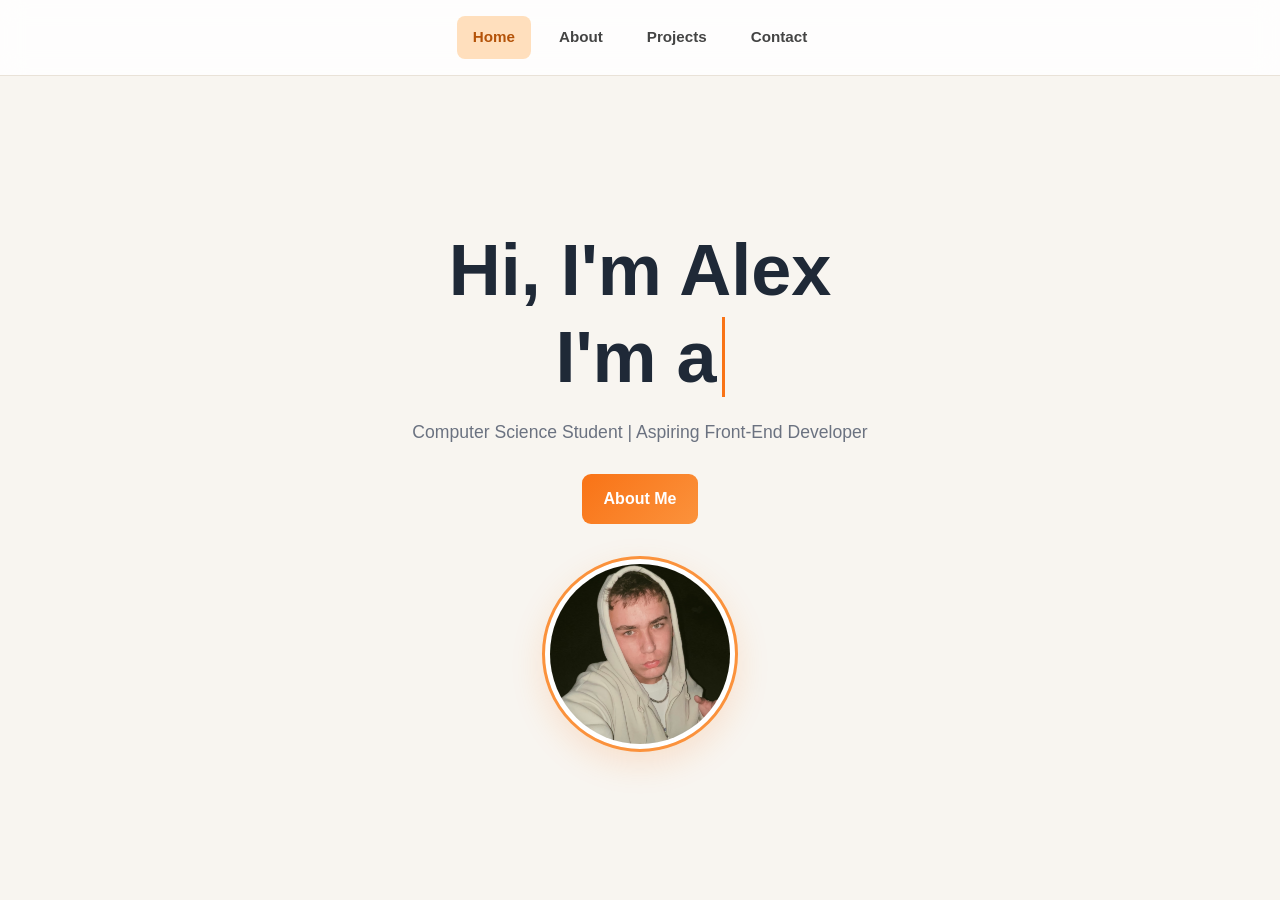
<file: index.html>
<!DOCTYPE html>
<html lang="en">

<head>
    <meta charset="UTF-8">
    <meta name="viewport" content="width=device-width, initial-scale=1.0">
    <meta name="description" content="Alex's personal portfolio website.">
    <title>Home | Alex</title>
    <link rel="stylesheet" href="style.css">
	<link rel="icon" type="image/png" href="favicon.png">
</head>

<body>

    <nav class="navbar">
        <ul class="nav-links">
            <li><a class="active" href="index.html">Home</a></li>
            <li><a href="about.html">About</a></li>
            <li><a href="projects.html">Projects</a></li>
            <li><a href="contact.html">Contact</a></li>
        </ul>
    </nav>

    <main>
        <section class="hero">
            <h1>
                Hi, I'm Alex
                <br>
                I'm a <span id="typing"></span>
            </h1>

            <p>
                Computer Science Student | Aspiring Front-End Developer
            </p>

            <a href="about.html" class="project-btn">About Me</a>

            <img src="images/pfp.jpg"
                 alt="My Photo"
                 class="profile-pic">
        </section>
    </main>

    <script src="script.js"></script>

</body>
</html>
</file>
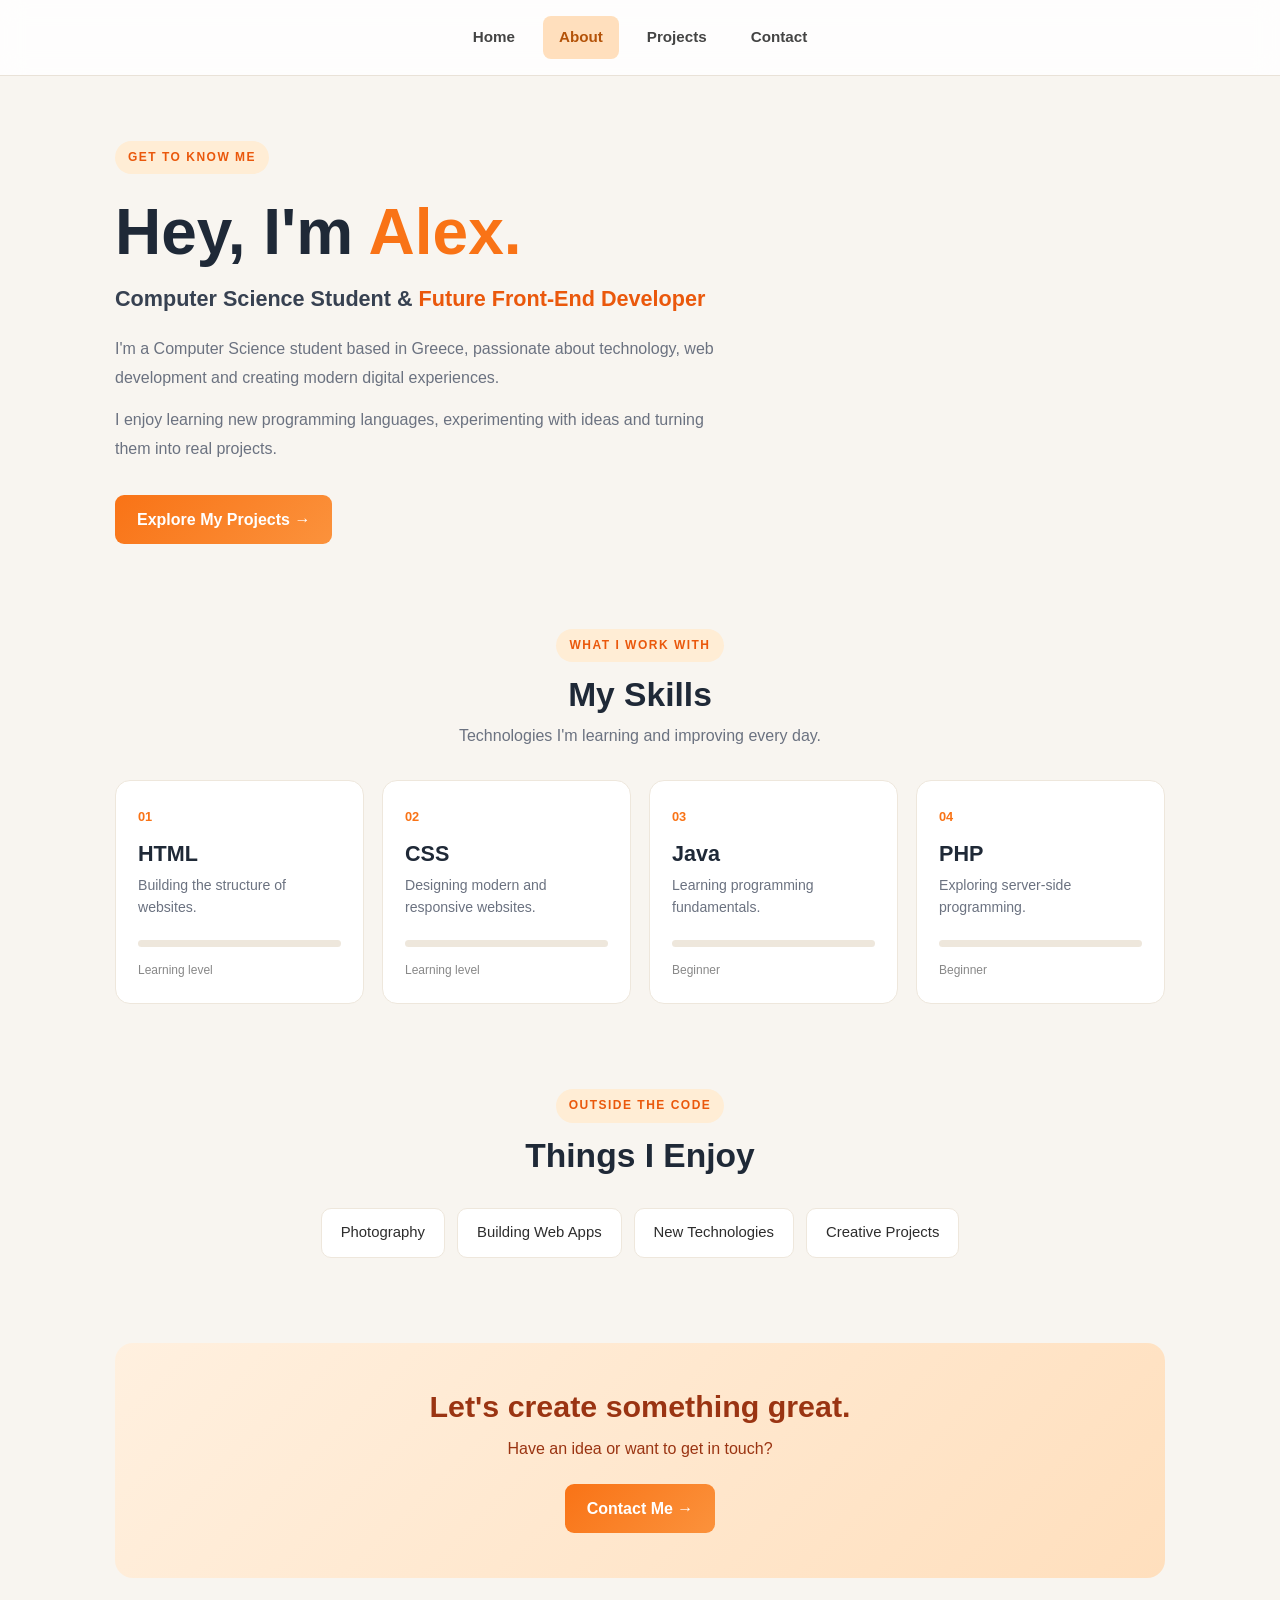
<file: about.html>
<!DOCTYPE html>
<html lang="en">

<head>
    <meta charset="UTF-8">
    <meta name="viewport" content="width=device-width, initial-scale=1.0">
    <meta name="description" content="Learn more about Alex, a Computer Science student and aspiring developer.">
    <title>About Me | Alex</title>
    <link rel="stylesheet" href="style.css">
	<link rel="icon" type="image/png" href="favicon.png">
</head>

<body>

    <nav class="navbar">
        <ul class="nav-links">
            <li><a href="index.html">Home</a></li>
            <li><a href="about.html" class="active">About</a></li>
            <li><a href="projects.html">Projects</a></li>
            <li><a href="contact.html">Contact</a></li>
        </ul>
    </nav>

    <main class="about-page">

        <section class="about-hero">

            <div class="about-intro">
                <span class="about-label">GET TO KNOW ME</span>

                <h1>
                    Hey, I'm <span>Alex.</span>
                </h1>

                <h2>Computer Science Student & 
                    <span>Future Front-End Developer</span>
                </h2>

                <p>
                    I'm a Computer Science student based in Greece,
                    passionate about technology, web development
                    and creating modern digital experiences.
                </p>

                <p>
                    I enjoy learning new programming languages,
                    experimenting with ideas and turning them
                    into real projects.
                </p>

                <a href="projects.html" class="project-btn">
                    Explore My Projects →
                </a>
            </div>

            

        </section>

        <section class="about-skills">

            <div class="section-heading">
                <span class="about-label">WHAT I WORK WITH</span>
                <h2>My Skills</h2>
                <p>Technologies I'm learning and improving every day.</p>
            </div>

            <div class="skill-cards">

                <div class="skill-card">
                    <span class="skill-number">01</span>
                    <h3>HTML</h3>
                    <p>Building the structure of websites.</p>
                    <div class="skill-bar">
                        <div class="skill-progress" data-level="80"></div>
                    </div>
                    <small>Learning level</small>
                </div>

                <div class="skill-card">
                    <span class="skill-number">02</span>
                    <h3>CSS</h3>
                    <p>Designing modern and responsive websites.</p>
                    <div class="skill-bar">
                        <div class="skill-progress" data-level="70"></div>
                    </div>
                    <small>Learning level</small>
                </div>

                <div class="skill-card">
                    <span class="skill-number">03</span>
                    <h3>Java</h3>
                    <p>Learning programming fundamentals.</p>
                    <div class="skill-bar">
                        <div class="skill-progress" data-level="35"></div>
                    </div>
                    <small>Beginner</small>
                </div>

                <div class="skill-card">
                    <span class="skill-number">04</span>
                    <h3>PHP</h3>
                    <p>Exploring server-side programming.</p>
                    <div class="skill-bar">
                        <div class="skill-progress" data-level="30"></div>
                    </div>
                    <small>Beginner</small>
                </div>

            </div>

        </section>

        <section class="about-interests">

            <div class="section-heading">
                <span class="about-label">OUTSIDE THE CODE</span>
                <h2>Things I Enjoy</h2>
            </div>

            <div class="interest-list">
                <span>Photography</span>
                <span>Building Web Apps</span>
                <span>New Technologies</span>
                <span>Creative Projects</span>
            </div>

        </section>

        <section class="about-cta">
            <h2>Let's create something great.</h2>
            <p>Have an idea or want to get in touch?</p>
            <a href="contact.html" class="project-btn">
                Contact Me →
            </a>
        </section>

    </main>

    <script src="script.js"></script>

</body>
</html>
</file>
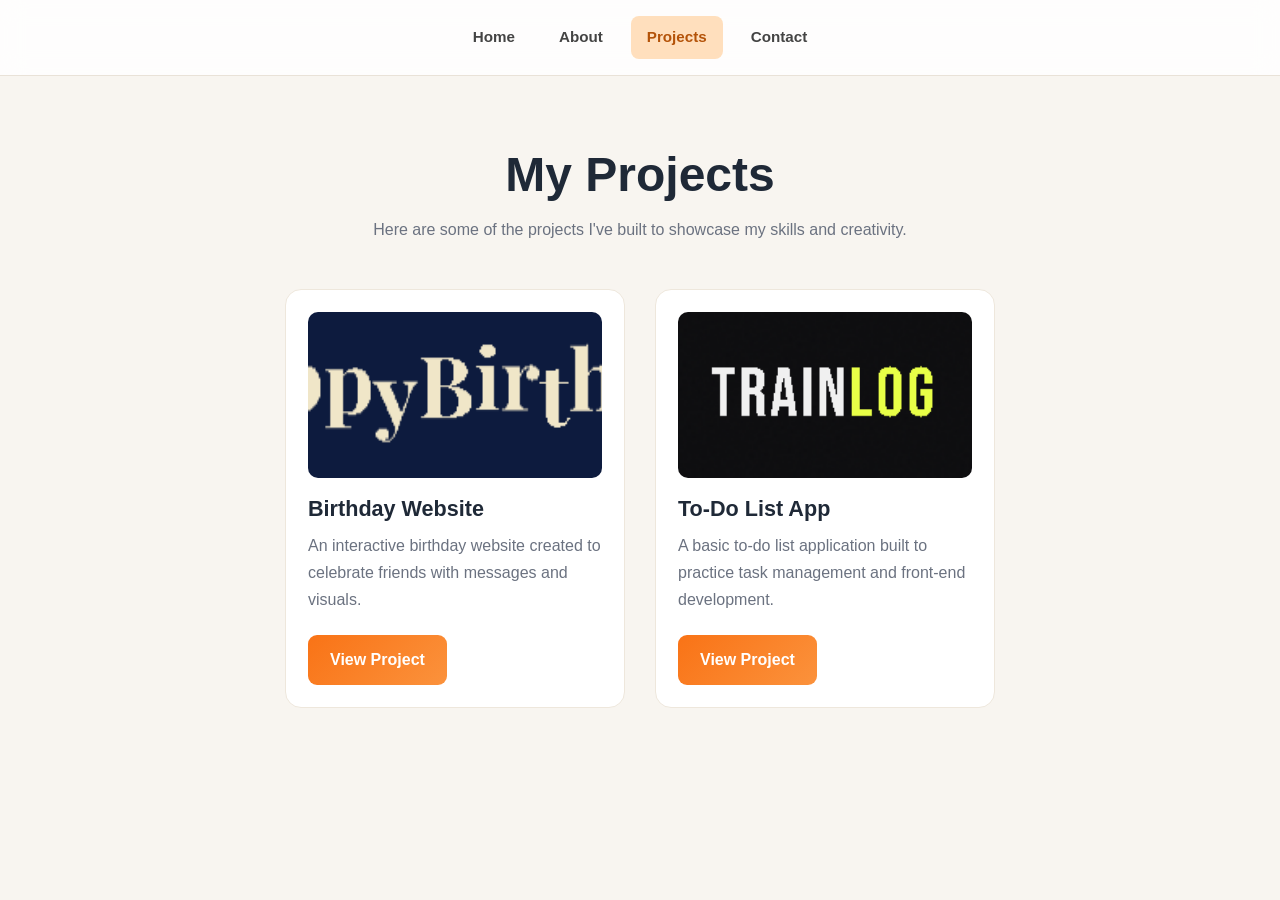
<file: projects.html>
<!DOCTYPE html>
<html lang="en">

<head>
    <meta charset="UTF-8">
    <meta name="viewport" content="width=device-width, initial-scale=1.0">
    <meta name="description" content="Explore Alex's web development projects.">
    <title>Projects | Alex's Portfolio</title>
    <link rel="stylesheet" href="style.css">
	<script src="script.js"></script>
</head>

<body>

    <nav class="navbar">
        <ul class="nav-links">
            <li><a href="index.html">Home</a></li>
            <li><a href="about.html">About</a></li>
            <li><a href="projects.html" class="active">Projects</a></li>
            <li><a href="contact.html">Contact</a></li>
			<link rel="icon" type="image/png" href="favicon.png">
        </ul>
    </nav>

    <main class="projects-main">

        <section class="projects-section">

            <h1>My Projects</h1>

            <p>
                Here are some of the projects I've built
                to showcase my skills and creativity.
            </p>

        

            <div class="projects-container">

                <div class="project-page" data-category="web">

                    <img src="images/birthday.png"
                         alt="Birthday website preview">

                    <h2>Birthday Website</h2>

                    <p>
                        An interactive birthday website
                        created to celebrate friends with
                        messages and visuals.
                    </p>

                    <a href="Birthday/birth.html"
                       class="project-btn"
                       target="_blank"
                       rel="noopener noreferrer">
                        View Project
                    </a>

                </div>

                <div class="project-page" data-category="apps">

                    <img src="images/trainlog.png"
                         alt="To-do list application preview">

                    <h2>To-Do List App</h2>

                    <p>
                        A basic to-do list application
                        built to practice task management
                        and front-end development.
                    </p>

                    <a href="To-do-list/todo.html"
                       class="project-btn"
                       target="_blank"
                       rel="noopener noreferrer">
                        View Project
                    </a>

                </div>

            </div>

        </section>

    </main>

    <script src="script.js"></script>

</body>
</html>
</file>
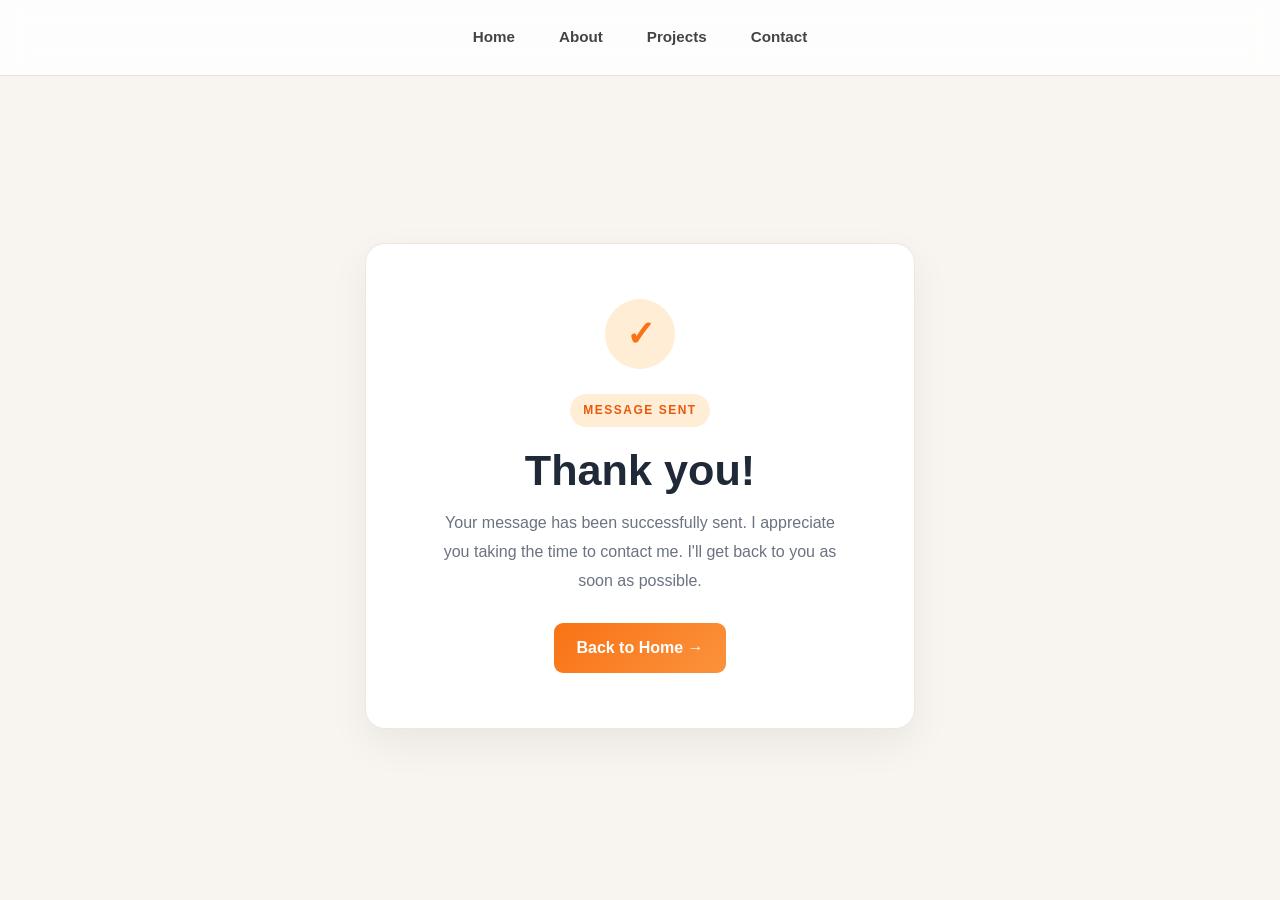
<file: thankyou.html>
<!DOCTYPE html>
<html lang="en">

<head>
    <meta charset="UTF-8">
    <meta name="viewport" content="width=device-width, initial-scale=1.0">
    <title>Message Sent | Alex</title>
    <link rel="stylesheet" href="style.css">
</head>

<body>

    <nav class="navbar">
        <ul class="nav-links">
            <li><a href="index.html">Home</a></li>
            <li><a href="about.html">About</a></li>
            <li><a href="projects.html">Projects</a></li>
            <li><a href="contact.html">Contact</a></li>
        </ul>
    </nav>

    <main class="thankyou-page">
        <div class="thankyou-card">

            <div class="success-icon">✓</div>

            <span class="about-label">MESSAGE SENT</span>

            <h1>Thank you!</h1>

            <p>
                Your message has been successfully sent.
                I appreciate you taking the time to contact me.
                I'll get back to you as soon as possible.
            </p>

            <a href="index.html" class="project-btn">
                Back to Home →
            </a>

        </div>
    </main>

</body>
</html>
</file>
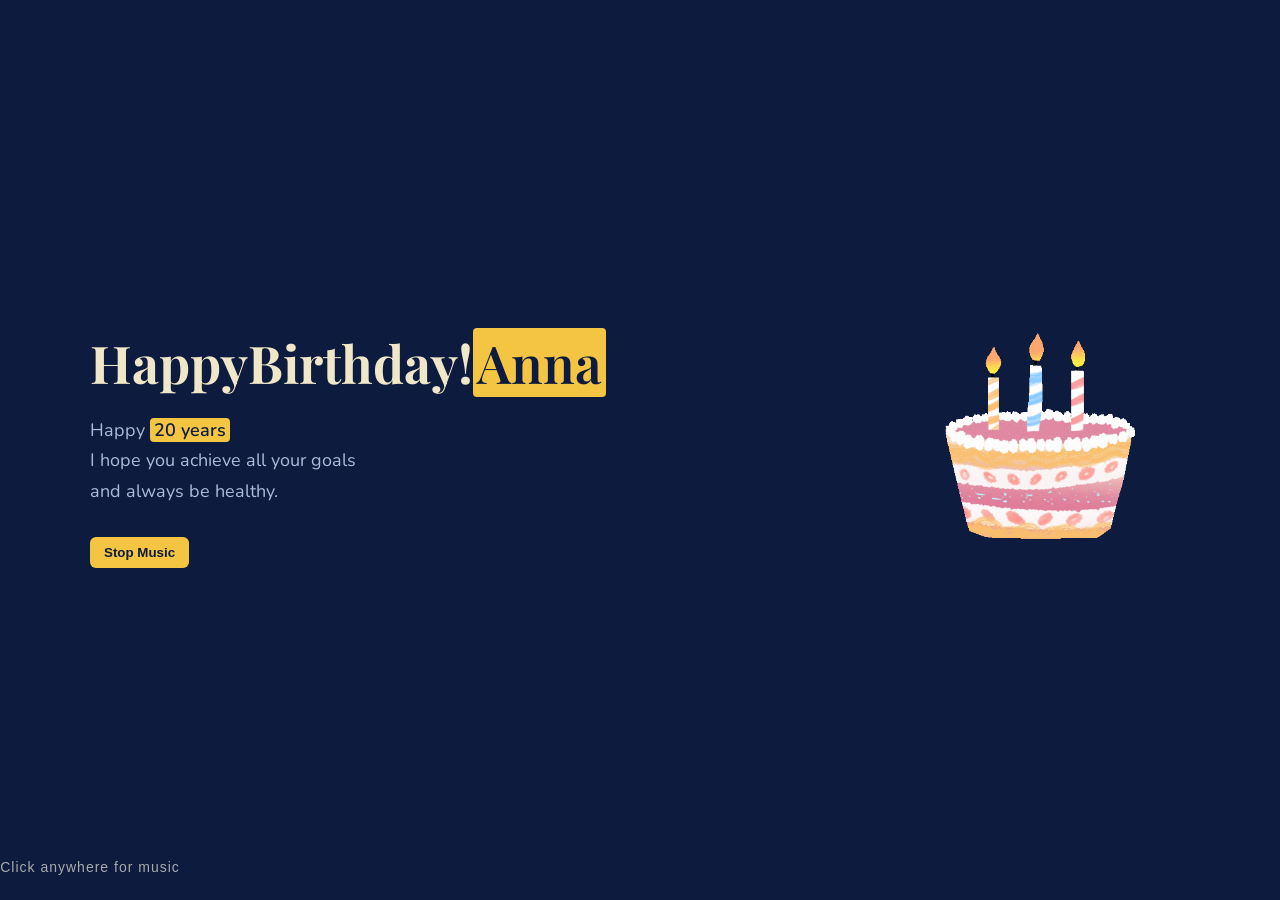
<file: Birthday/birth.html>
<html>
	<head>
	<link rel="stylesheet" href="style.css">
	<title>Happy Birtday</title>
	<link href="https://fonts.googleapis.com/css2?family=Playfair+Display:wght@700&family=Nunito&display=swap" rel="stylesheet">
	</head>
	<body>
		<div class="container">
  <div class="left">
    <h1>Happy Birthday!<mark>Anna</mark></h1>
    <p>Happy <mark>20 years</mark><br>
		I hope you achieve all your goals<br>
		and always be healthy.</p>
		<p id="musicText">Click anywhere for music</p>
	<button id="musicBtn">Stop Music</button>
  </div>
  <div class="right">
    <img src="images/cake.gif" alt="birthday gif">
  </div>
</div>
	
	
<audio id="mySong" src="music.mp3" loop></audio>



<script>
  document.addEventListener('click', function() {
    document.getElementById('mySong').play();
    document.getElementById('musicText').style.display = 'none';
  }, { once: true });
</script>

<canvas id="confettiCanvas"></canvas>

	
	<script>
  const song = document.getElementById('mySong');
  const musicText = document.getElementById('musicText');
  const musicBtn = document.getElementById('musicBtn');

  // play on first click anywhere
  document.addEventListener('click', function () {
    song.play();
    musicText.style.display = 'none';
  }, { once: true });

  // toggle button
  musicBtn.addEventListener('click', function () {
    if (song.paused) {
      song.play();
      musicBtn.textContent = "Stop Music";
    } else {
      song.pause();
      musicBtn.textContent = "Play Music";
    }
  });
</script>
	
	<script src="script.js"></script>
	</body>
</html>
</file>
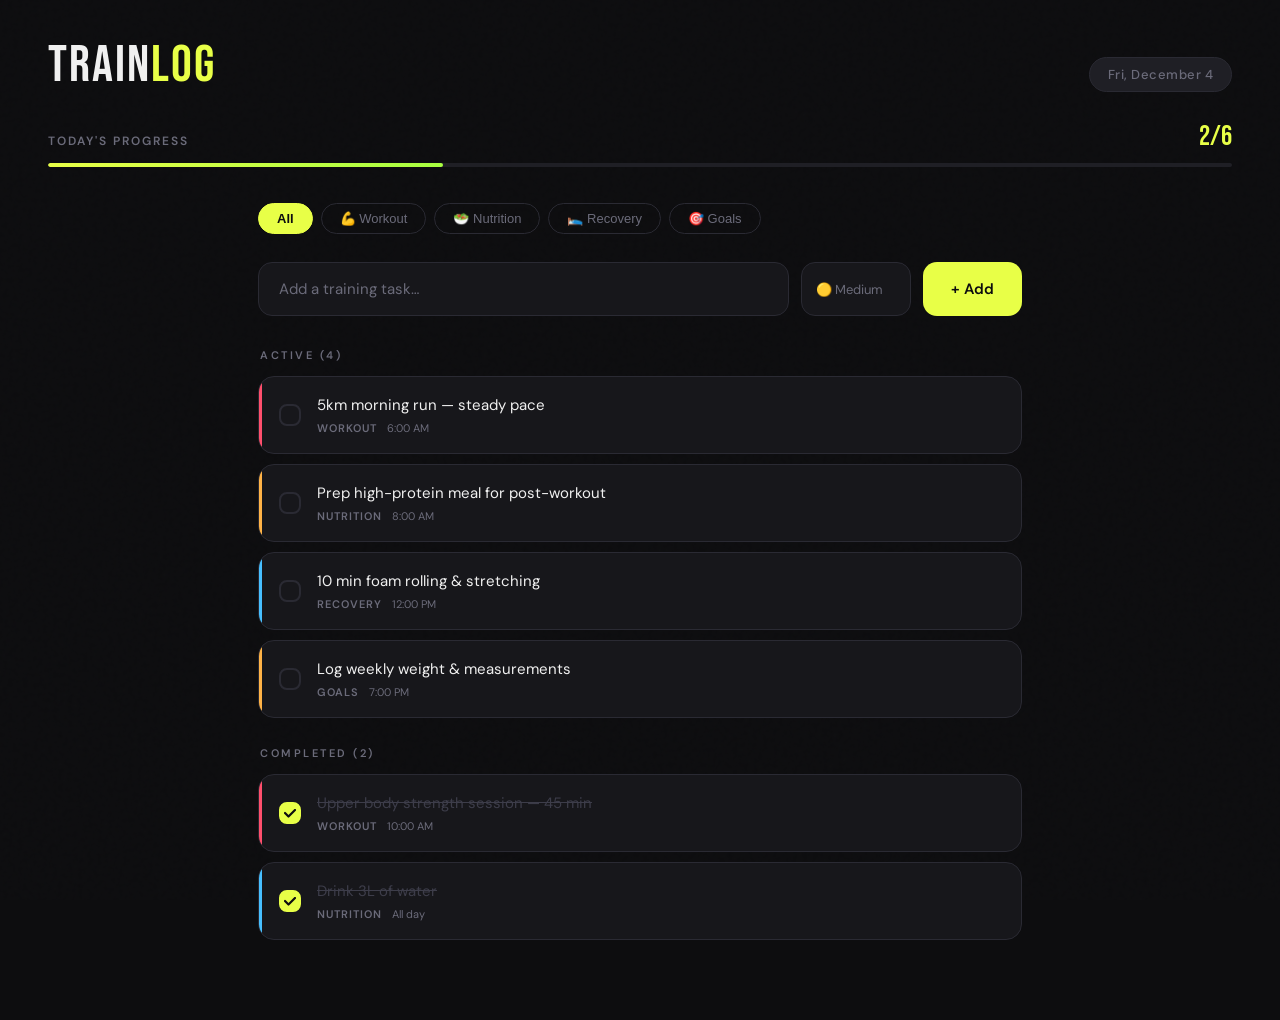
<file: To-do-list/todo.html>
<!DOCTYPE html>
<html lang="en">
<head>
<meta charset="UTF-8">
<meta name="viewport" content="width=device-width, initial-scale=1.0">
<title>TrainLog — Your Daily Grind</title>
<link rel="stylesheet" href="style.css">
<link href="https://fonts.googleapis.com/css2?family=Bebas+Neue&family=DM+Sans:wght@300;400;500;600&display=swap" rel="stylesheet">
</head>
<body>

<header>
<div class="logo">Train<span>Log</span></div>
<div class="date-chip" id="dateChip"></div>
</header>

<div class="progress-area">
<div class="progress-meta">
<span class="progress-label">Today's Progress</span>
<span class="progress-count" id="progressCount">0/0</span>
</div>
<div class="progress-track">
<div class="progress-fill" id="progressFill"></div>
</div>
</div>

<main>
<div class="tabs" id="tabs">
<button class="tab active" data-cat="All">All</button>
<button class="tab" data-cat="Workout">💪 Workout</button>
<button class="tab" data-cat="Nutrition">🥗 Nutrition</button>
<button class="tab" data-cat="Recovery">🛌 Recovery</button>
<button class="tab" data-cat="Goals">🎯 Goals</button>
</div>

<div class="add-area">
<div class="input-wrap">
<input class="task-input" id="taskInput" type="text" placeholder="Add a training task…" />
</div>
<select class="priority-select" id="prioritySelect">
<option value="high">🔴 High</option>
<option value="medium" selected>🟡 Medium</option>
<option value="low">🔵 Low</option>
</select>
<button class="add-btn" id="addBtn">+ Add</button>
</div>

<div id="taskContainer"></div>
</main>
<script src="script.js"></script>
</body>
</html>
</file>
<file: style.css>
/* =========================================
   1. GLOBAL SETTINGS
========================================= */

* {
    margin: 0;
    padding: 0;
    box-sizing: border-box;
}

html {
    scroll-behavior: smooth;
}

body {
    font-family: 'Segoe UI', Tahoma, Geneva, Verdana, sans-serif;
    background: #f8f5f0;
    color: #2d2d2d;
    line-height: 1.6;
    min-height: 100vh;
}

img {
    max-width: 100%;
}

p {
    color: #6b7280;
    margin: 10px 0;
}

h1, h2, h3 {
    color: #1f2937;
    line-height: 1.2;
}

/* =========================================
   2. NAVIGATION
========================================= */

.navbar {
    width: 100%;
    min-height: 76px;
    display: flex;
    align-items: center;
    justify-content: center;
    padding: 15px 24px;
    background: rgba(255, 255, 255, 0.82);
    border-bottom: 1px solid #e9e2d8;
    backdrop-filter: blur(12px);
}

.nav-links {
    display: flex;
    align-items: center;
    justify-content: center;
    flex-wrap: wrap;
    gap: 12px;
    list-style: none;
}

.nav-links a {
    display: inline-block;
    padding: 9px 16px;
    border-radius: 8px;
    color: #444;
    text-decoration: none;
    font-size: 0.95rem;
    font-weight: 600;
    transition: 0.25s ease;
}

.nav-links a:hover {
    color: #c2410c;
    background: #ffedd5;
}

.nav-links a.active {
    color: #b45309;
    background: #ffdfbd;
}

/* =========================================
   3. BUTTONS
========================================= */

.project-btn,
.contact-submit {
    display: inline-block;
    border: none;
    padding: 12px 22px;
    border-radius: 9px;
    background: linear-gradient(135deg, #f97316, #fb923c);
    color: white;
    text-decoration: none;
    font: inherit;
    font-weight: 600;
    cursor: pointer;
    transition: transform 0.25s ease, box-shadow 0.25s ease;
}

.project-btn:hover,
.contact-submit:hover {
    transform: translateY(-3px);
    box-shadow: 0 8px 20px rgba(249, 115, 22, 0.25);
}

/* =========================================
   4. HOME PAGE
========================================= */

.hero {
    width: min(100% - 40px, 1050px);
    min-height: calc(100vh - 76px);
    margin: 0 auto;
    padding: 80px 20px;
    display: flex;
    flex-direction: column;
    align-items: center;
    justify-content: center;
    text-align: center;
    animation: fadeUp 0.7s ease both;
}

.hero h1 {
    font-size: clamp(2.5rem, 6vw, 4.5rem);
    font-weight: 800;
    line-height: 1.2;
    margin-bottom: 18px;
}

.hero h1 span,
#typing {
    color: #f97316;
}

#typing {
    border-right: 3px solid #f97316;
    padding-right: 5px;
}

.hero p {
    max-width: 600px;
    margin: 0 0 28px;
    font-size: 1.1rem;
}

.profile-pic {
    display: block;
    width: 190px;
    height: 190px;
    margin: 35px auto 0;
    object-fit: cover;
    border-radius: 50%;
    border: 5px solid white;
    outline: 3px solid #fb923c;
    box-shadow: 0 12px 35px rgba(249, 115, 22, 0.18);
    transition: transform 0.3s ease;
}

.profile-pic:hover {
    transform: scale(1.05);
}

/* =========================================
   5. ABOUT PAGE
========================================= */

main.about-page {
    width: 100%;
    margin: 0 auto;
    padding: 0 24px;
    text-align: left;
}

/* About introduction */

.about-hero {
    width: 100%;
    max-width: 1050px;
    margin: 65px auto 85px;
    display: grid;
    grid-template-columns: 1fr;
    align-items: center;
    gap: 35px;
}

.about-intro {
    max-width: 720px;
}

.about-label {
    display: inline-block;
    padding: 7px 13px;
    border-radius: 30px;
    background: #ffedd5;
    color: #ea580c;
    font-size: 0.75rem;
    font-weight: 700;
    letter-spacing: 1.5px;
}

.about-intro h1 {
    margin: 20px 0 12px;
    font-size: clamp(2.6rem, 5vw, 4rem);
}

.about-intro h1 span {
    color: #f97316;
}

.about-intro h2 {
    margin-bottom: 20px;
    color: #374151;
    font-size: 1.35rem;
    line-height: 1.5;
}

.about-intro h2 span {
    color: #ea580c;
}

.about-intro p {
    max-width: 620px;
    margin: 13px 0;
    line-height: 1.8;
}

.about-intro .project-btn {
    margin-top: 18px;
}

/* About sections */

.section-heading {
    margin-bottom: 32px;
    text-align: center;
}

.section-heading h2 {
    margin: 13px 0 7px;
    font-size: 2.1rem;
}

.section-heading p {
    margin: 0;
}

.about-skills,
.about-interests {
    width: 100%;
    max-width: 1050px;
    margin: 0 auto 85px;
}

/* Skill cards */

.skill-cards {
    display: grid;
    grid-template-columns: repeat(4, minmax(0, 1fr));
    gap: 18px;
}

.skill-card {
    min-width: 0;
    padding: 22px;
    border: 1px solid #eee7dc;
    border-radius: 15px;
    background: #fff;
    transition: transform 0.25s ease, box-shadow 0.25s ease;
}

.skill-card:hover {
    transform: translateY(-5px);
    box-shadow: 0 12px 28px rgba(0, 0, 0, 0.07);
}

.skill-number {
    color: #f97316;
    font-size: 0.8rem;
    font-weight: 700;
}

.skill-card h3 {
    margin: 12px 0 8px;
    font-size: 1.35rem;
}

.skill-card p {
    min-height: 48px;
    margin: 0 0 17px;
    font-size: 0.88rem;
    line-height: 1.55;
}

.skill-bar {
    width: 100%;
    height: 7px;
    margin-bottom: 9px;
    overflow: hidden;
    border-radius: 20px;
    background: #eee7dc;
}

.skill-progress {
    width: 0;
    height: 100%;
    border-radius: 20px;
    background: linear-gradient(90deg, #f97316, #fb923c);
    transition: width 1.5s ease;
}

.skill-card small {
    color: #888;
    font-size: 0.75rem;
}

/* Interests */

.interest-list {
    display: flex;
    justify-content: center;
    flex-wrap: wrap;
    gap: 12px;
}

.interest-list span {
    padding: 12px 19px;
    border: 1px solid #eee7dc;
    border-radius: 10px;
    background: #fff;
    font-size: 0.93rem;
    transition: 0.25s ease;
}

.interest-list span:hover {
    transform: translateY(-3px);
    border-color: #f97316;
}

/* About call to action */

.about-cta {
    width: 100%;
    max-width: 1050px;
    margin: 0 auto 65px;
    padding: 45px 22px;
    border-radius: 18px;
    background: linear-gradient(135deg, #fff0df, #ffdfbd);
    text-align: center;
}

.about-cta h2 {
    color: #9a3412;
    font-size: 1.9rem;
}

.about-cta p {
    margin: 12px 0 22px;
    color: #9a3412;
}

/* =========================================
   6. PROJECTS PAGE
========================================= */


/* =================================
   PROJECTS PAGE
================================= */

main.projects-main {
    width: 100%;
    margin: 0;
    padding: 0;
    text-align: center;
}

.projects-section {
    width: 100%;
    max-width: 1150px;
    margin: 0 auto;
    padding: 70px 30px;
}

.projects-section h1 {
    font-size: clamp(2rem, 4vw, 3rem);
    margin-bottom: 12px;
}

.projects-section > p {
    max-width: 550px;
    margin: 0 auto 45px;
    line-height: 1.8;
}

.projects-container {
    display: grid;
    grid-template-columns: repeat(2, minmax(0, 340px));
    justify-content: center;
    gap: 30px;
    width: 100%;
    margin: 0 auto;
}

.project-page {
    width: 100%;
    padding: 22px;
    text-align: left;
    background: white;
    border: 1px solid #eee7dc;
    border-radius: 16px;
    transition: 0.3s ease;
}

.project-page:hover {
    transform: translateY(-7px);
    box-shadow: 0 15px 30px rgba(0,0,0,0.08);
}

.project-page img {
    display: block;
    width: 100%;
    aspect-ratio: 16 / 9;
    object-fit: cover;
    border-radius: 10px;
    margin-bottom: 18px;
}

.project-page h2 {
    font-size: 1.35rem;
    margin-bottom: 10px;
}

.project-page p {
    line-height: 1.7;
    margin-bottom: 22px;
}

@media (max-width: 750px) {
    .projects-container {
        grid-template-columns: minmax(0, 400px);
    }

    .projects-section {
        padding: 45px 20px;
    }
}


/* =========================================
   7. CONTACT PAGE
========================================= */

.contact-page {
    min-height: 100vh;
}

.contact-page main {
    width: 100%;
    min-height: calc(100vh - 76px);
    display: flex;
    align-items: center;
    justify-content: center;
    padding: 55px 20px;
}

.contact-container {
    width: 100%;
    max-width: 520px;
    padding: 38px;
    border: 1px solid #eee7dc;
    border-radius: 18px;
    background: #fff;
    box-shadow: 0 12px 35px rgba(0, 0, 0, 0.06);
    animation: fadeUp 0.7s ease both;
}

.contact-container h1 {
    margin-bottom: 25px;
    text-align: center;
    font-size: 2rem;
}

.contact-form-group {
    margin-bottom: 20px;
}

.contact-form-group label {
    display: block;
    margin-bottom: 7px;
    color: #555;
    font-size: 0.9rem;
    font-weight: 600;
}

.contact-page input,
.contact-page textarea {
    width: 100%;
    padding: 13px 14px;
    border: 1px solid #ddd6cc;
    border-radius: 9px;
    background: #fcfaf7;
    color: #2d2d2d;
    font: inherit;
    transition: border-color 0.2s ease, box-shadow 0.2s ease;
}

.contact-page input:focus,
.contact-page textarea:focus {
    outline: none;
    border-color: #f97316;
    box-shadow: 0 0 0 3px rgba(249, 115, 22, 0.12);
}

.contact-page textarea {
    min-height: 140px;
    resize: vertical;
}

.contact-submit {
    width: 100%;
    margin-top: 5px;
}

#formStatus {
    margin-top: 15px;
    text-align: center;
}

/* =========================================
   8. ANIMATIONS
========================================= */

@keyframes fadeUp {
    from {
        opacity: 0;
        transform: translateY(18px);
    }

    to {
        opacity: 1;
        transform: translateY(0);
    }
}

/* =========================================
   9. RESPONSIVE DESIGN
========================================= */

@media (max-width: 850px) {
    .skill-cards {
        grid-template-columns: repeat(2, minmax(0, 1fr));
    }

    .projects-container {
        gap: 18px;
    }
}

@media (max-width: 600px) {
    .navbar {
        min-height: 68px;
        padding: 12px 8px;
    }

    .nav-links {
        gap: 3px;
    }

    .nav-links a {
        padding: 8px 10px;
        font-size: 0.85rem;
    }

    .hero {
        min-height: calc(100vh - 68px);
        padding: 55px 10px;
    }

    .hero h1 {
        font-size: 2.5rem;
    }

    main.about-page,
    main.projects-main {
        padding-right: 16px;
        padding-left: 16px;
    }

    .about-hero {
        margin: 45px auto 65px;
    }

    .about-intro h1 {
        font-size: 2.6rem;
    }

    .about-intro h2 {
        font-size: 1.1rem;
    }

    .skill-cards {
        grid-template-columns: 1fr;
    }

    .skill-card p {
        min-height: 0;
    }

    .about-skills,
    .about-interests {
        margin-bottom: 65px;
    }

    .projects-section {
        padding-top: 45px;
    }

    .projects-container {
        grid-template-columns: 1fr;
        max-width: 430px;
        margin-right: auto;
        margin-left: auto;
    }

    .project-page p {
        min-height: 0;
    }

    .contact-container {
        padding: 27px 20px;
    }
}

@media (prefers-reduced-motion: reduce) {
    *,
    *::before,
    *::after {
        scroll-behavior: auto !important;
        animation-duration: 0.01ms !important;
        transition-duration: 0.01ms !important;
    }
}

/* =================================
   FULL WEBSITE RESPONSIVENESS
================================= */

html {
    width: 100%;
    overflow-x: hidden;
}

body {
    width: 100%;
    min-width: 320px;
    overflow-x: hidden;
}

img {
    max-width: 100%;
}

/* Tablets and smaller laptops */

@media (max-width: 900px) {

    .about-hero,
    .about-skills,
    .about-interests,
    .about-cta {
        max-width: 100%;
    }

    .skill-cards {
        grid-template-columns: repeat(2, minmax(0, 1fr));
    }

    .projects-section {
        padding: 50px 20px;
    }
}

/* Phones */

@media (max-width: 600px) {

    nav {
        height: auto;
        min-height: 65px;
    }

    .navbar {
        padding: 12px 8px;
    }

    .nav-links {
        width: 100%;
        justify-content: center;
        flex-wrap: wrap;
        gap: 4px;
    }

    .nav-links a {
        display: block;
        padding: 9px 10px;
        font-size: 0.85rem;
    }

    .hero {
        margin: 55px auto 30px;
        padding: 15px;
    }

    .hero h1 {
        font-size: clamp(1.8rem, 8vw, 2.5rem);
    }

    .hero p {
        font-size: 0.95rem;
    }

    .profile-pic {
        width: 150px;
        height: 150px;
    }

    main.about-page {
        padding: 0 18px;
    }

    .about-hero {
        margin: 35px auto 50px;
    }

    .about-intro h1 {
        font-size: 2.3rem;
    }

    .skill-cards {
        grid-template-columns: 1fr;
    }

    .skill-card p {
        min-height: 0;
    }

    .interest-list {
        gap: 8px;
    }

    .interest-list span {
        padding: 10px 14px;
        font-size: 0.85rem;
    }

    .projects-section {
        padding: 35px 15px;
    }

    .projects-container {
        grid-template-columns: minmax(0, 1fr);
        gap: 20px;
    }

    .project-page {
        padding: 16px;
    }

    .contact-page main {
        padding: 25px 15px;
    }

    .contact-container {
        padding: 25px 18px;
    }
}

/* =================================
   THANK YOU PAGE
================================= */

.thankyou-page {
    min-height: calc(100vh - 80px);
    display: flex;
    justify-content: center;
    align-items: center;
    padding: 30px 20px;
}

.thankyou-card {
    width: 100%;
    max-width: 550px;
    background: white;
    padding: 55px 35px;
    border: 1px solid #eee7dc;
    border-radius: 20px;
    text-align: center;
    box-shadow: 0 15px 40px rgba(0,0,0,0.06);
    animation: fadeIn 0.7s ease both;
}

.success-icon {
    width: 70px;
    height: 70px;
    display: flex;
    justify-content: center;
    align-items: center;
    margin: 0 auto 25px;
    border-radius: 50%;
    background: #ffedd5;
    color: #f97316;
    font-size: 2.2rem;
    font-weight: bold;
}

.thankyou-card h1 {
    font-size: 2.7rem;
    margin: 18px 0 12px;
    color: #1f2937;
}

.thankyou-card p {
    max-width: 400px;
    margin: 0 auto 28px;
    line-height: 1.8;
}

@media (max-width: 600px) {
    .thankyou-card {
        padding: 40px 22px;
    }

    .thankyou-card h1 {
        font-size: 2.2rem;
    }
}
</file>
<file: Birthday/style.css>
@import url('https://fonts.googleapis.com/css2?family=Playfair+Display:wght@400;700&family=Nunito:wght@400;600&display=swap');

* {
  margin: 0;
  padding: 0;
  box-sizing: border-box;
}

body {
  background-color: #0d1b3e;
  font-family: 'Nunito', sans-serif;
  color: #f0e6c8;
  min-height: 100vh;
  display: flex;
  align-items: center;
  justify-content: center;
  padding: 2rem;
}

.container {
  display: flex;
  align-items: center;
  justify-content: space-between;
  gap: 3rem;
  width: 100%;
  max-width: 1100px;
}

.left {
  flex: 1;
  display: flex;
  flex-direction: column;
  gap: 1.25rem;
}

.right {
  flex-shrink: 0;
}

.right img {
  width: 300px;
  height: 260px;
  object-fit: cover;
}

h1 {
  font-family: 'Playfair Display', serif;
  font-size: 52px;
  font-weight: 700;
  color: #f0e6c8;
  line-height: 1.2;
}

p {
  font-family: 'Nunito', sans-serif;
  font-size: 18px;
  font-weight: 400;
  color: #a8bcd8;
  line-height: 1.7;
  max-width: 480px;
}

mark {
  background-color: #f4c542;
  color: #0d1b3e;
  padding: 0 4px;
  border-radius: 4px;
  font-weight: 600;
}

@media (max-width: 768px) {
  .container {
    flex-direction: column;
    align-items: flex-start;
  }

  .right img {
    width: 100%;
    height: auto;
  }

  h1 {
    font-size: 36px;
  }
}


@keyframes wave {
  0%, 100% { transform: translateY(0px); }
  50% { transform: translateY(-10px); }
}
#musicText {
  text-align: left;
  font-size: 14px;
  color: #aaaaaa;
  letter-spacing: 1px;
  font-family: Arial, sans-serif;
  position: fixed;
  bottom: 20px;
 
  transform: translateX(-50%);
  cursor: pointer;
}


#confettiCanvas {
  position: fixed;
  top: 0;
  left: 0;
  width: 100%;
  height: 100%;
  pointer-events: none; /* allows clicks through */
  z-index: 0; /* put it behind everything */
}

#musicBtn {
  margin-top: 10px;
  padding: 8px 14px;
  background-color: #f4c542;
  color: #0d1b3e;
  border: none;
  border-radius: 6px;
  cursor: pointer;
  font-weight: 600;
  align-self: flex-start; /* keeps it aligned left */
}

#musicBtn:hover {
  opacity: 0.9;
}
</file>
<file: To-do-list/style.css>
:root {
  --bg: #0d0d0f;
  --surface: #17171b;
  --surface2: #1f1f25;
  --accent: #e8ff47;
  --accent2: #ff4f6d;
  --text: #f0f0f0;
  --muted: #6b6b7a;
  --border: #2a2a33;
  --done-text: #3d3d4a;
}

* { margin: 0; padding: 0; box-sizing: border-box; }

body {
  background: var(--bg);
  color: var(--text);
  font-family: 'DM Sans', sans-serif;
  min-height: 100vh;
  overflow-x: hidden;
}

body::before {
  content: '';
  position: fixed;
  inset: 0;
  background-image: url("data:image/svg+xml,%3Csvg viewBox='0 0 200 200' xmlns='http://www.w3.org/2000/svg'%3E%3Cfilter id='n'%3E%3CfeTurbulence type='fractalNoise' baseFrequency='0.9' numOctaves='4' stitchTiles='stitch'/%3E%3C/filter%3E%3Crect width='100%25' height='100%25' filter='url(%23n)' opacity='0.04'/%3E%3C/svg%3E");
  pointer-events: none;
  z-index: 0;
  opacity: 0.4;
}

header {
  position: relative;
  z-index: 1;
  padding: 40px 48px 0;
  display: flex;
  align-items: flex-end;
  justify-content: space-between;
  animation: fadeDown 0.6s ease both;
}

.logo {
  font-family: 'Bebas Neue', sans-serif;
  font-size: 52px;
  letter-spacing: 2px;
  line-height: 1;
  color: var(--text);
}
.logo span { color: var(--accent); }

.date-chip {
  background: var(--surface2);
  border: 1px solid var(--border);
  border-radius: 100px;
  padding: 8px 18px;
  font-size: 13px;
  font-weight: 500;
  color: var(--muted);
  letter-spacing: 0.5px;
}

.progress-area {
  position: relative;
  z-index: 1;
  padding: 28px 48px 0;
  animation: fadeDown 0.6s 0.1s ease both;
}
.progress-meta {
  display: flex;
  justify-content: space-between;
  align-items: baseline;
  margin-bottom: 10px;
}
.progress-label {
  font-size: 12px;
  font-weight: 600;
  letter-spacing: 2px;
  text-transform: uppercase;
  color: var(--muted);
}
.progress-count {
  font-family: 'Bebas Neue', sans-serif;
  font-size: 28px;
  color: var(--accent);
}
.progress-track {
  width: 100%;
  height: 4px;
  background: var(--surface2);
  border-radius: 4px;
  overflow: hidden;
}
.progress-fill {
  height: 100%;
  background: linear-gradient(90deg, var(--accent), #a8ff40);
  border-radius: 4px;
  transition: width 0.5s cubic-bezier(0.34, 1.56, 0.64, 1);
  width: 0%;
}

main {
  position: relative;
  z-index: 1;
  max-width: 860px;
  margin: 36px auto 0;
  padding: 0 48px 80px;
}

.tabs {
  display: flex;
  gap: 8px;
  margin-bottom: 28px;
  animation: fadeDown 0.6s 0.15s ease both;
  flex-wrap: wrap;
}
.tab {
  padding: 7px 18px;
  border-radius: 100px;
  font-size: 13px;
  font-weight: 500;
  border: 1px solid var(--border);
  background: transparent;
  color: var(--muted);
  cursor: pointer;
  transition: all 0.2s;
}
.tab:hover { border-color: var(--accent); color: var(--text); }
.tab.active {
  background: var(--accent);
  color: #0d0d0f;
  border-color: var(--accent);
  font-weight: 600;
}

.add-area {
  display: flex;
  gap: 12px;
  margin-bottom: 32px;
  animation: fadeDown 0.6s 0.2s ease both;
}

.input-wrap {
  flex: 1;
  position: relative;
}

.task-input {
  width: 100%;
  background: var(--surface);
  border: 1.5px solid var(--border);
  border-radius: 14px;
  padding: 16px 20px;
  color: var(--text);
  font-family: 'DM Sans', sans-serif;
  font-size: 15px;
  outline: none;
  transition: border-color 0.2s, box-shadow 0.2s;
}
.task-input::placeholder { color: var(--muted); }
.task-input:focus {
  border-color: var(--accent);
  box-shadow: 0 0 0 3px rgba(232,255,71,0.08);
}

.priority-select {
  background: var(--surface);
  border: 1.5px solid var(--border);
  border-radius: 14px;
  padding: 16px 14px;
  color: var(--muted);
  font-family: 'DM Sans', sans-serif;
  font-size: 13px;
  outline: none;
  cursor: pointer;
  transition: border-color 0.2s;
  appearance: none;
  min-width: 110px;
}
.priority-select:focus { border-color: var(--accent); }

.add-btn {
  background: var(--accent);
  color: #0d0d0f;
  border: none;
  border-radius: 14px;
  padding: 16px 28px;
  font-family: 'DM Sans', sans-serif;
  font-size: 15px;
  font-weight: 600;
  cursor: pointer;
  transition: transform 0.15s, background 0.15s, box-shadow 0.15s;
  white-space: nowrap;
}
.add-btn:hover {
  background: #f5ff6e;
  transform: translateY(-1px);
  box-shadow: 0 8px 24px rgba(232,255,71,0.25);
}
.add-btn:active { transform: translateY(0); }

.task-list {
  display: flex;
  flex-direction: column;
  gap: 10px;
}

.task-item {
  display: flex;
  align-items: center;
  gap: 16px;
  background: var(--surface);
  border: 1px solid var(--border);
  border-radius: 16px;
  padding: 18px 20px;
  cursor: pointer;
  transition: all 0.25s;
  animation: slideIn 0.35s ease both;
  position: relative;
  overflow: hidden;
}
.task-item::before {
  content: '';
  position: absolute;
  left: 0; top: 0; bottom: 0;
  width: 3px;
  border-radius: 3px 0 0 3px;
  background: var(--accent);
  opacity: 0;
  transition: opacity 0.2s;
}
.task-item:hover {
  border-color: #3a3a45;
  background: var(--surface2);
  transform: translateX(3px);
}
.task-item:hover::before { opacity: 1; }

.task-item.priority-high::before { background: var(--accent2); opacity: 1; }
.task-item.priority-medium::before { background: #ffb347; opacity: 1; }
.task-item.priority-low::before { background: #47bfff; opacity: 1; }

.task-item.done {
  opacity: 0.45;
  transform: none;
}
.task-item.done:hover { transform: translateX(3px); }

.check {
  width: 22px;
  height: 22px;
  border-radius: 8px;
  border: 2px solid var(--border);
  flex-shrink: 0;
  display: flex;
  align-items: center;
  justify-content: center;
  transition: all 0.2s;
  background: transparent;
}
.task-item:hover .check { border-color: var(--accent); }
.task-item.done .check {
  background: var(--accent);
  border-color: var(--accent);
}
.check svg { display: none; }
.task-item.done .check svg { display: block; }

.task-content { flex: 1; }
.task-text {
  font-size: 15px;
  font-weight: 400;
  color: var(--text);
  transition: color 0.2s;
  line-height: 1.4;
}
.task-item.done .task-text {
  text-decoration: line-through;
  color: var(--done-text);
}
.task-meta {
  display: flex;
  align-items: center;
  gap: 10px;
  margin-top: 5px;
}
.task-cat {
  font-size: 11px;
  font-weight: 600;
  letter-spacing: 1px;
  text-transform: uppercase;
  color: var(--muted);
}
.task-time {
  font-size: 11px;
  color: var(--muted);
}

.priority-dot {
  width: 7px; height: 7px;
  border-radius: 50%;
  flex-shrink: 0;
}
.priority-dot.high { background: var(--accent2); }
.priority-dot.medium { background: #ffb347; }
.priority-dot.low { background: #47bfff; }

.del-btn {
  opacity: 0;
  background: none;
  border: none;
  color: var(--muted);
  cursor: pointer;
  padding: 4px 8px;
  border-radius: 6px;
  font-size: 18px;
  line-height: 1;
  transition: all 0.15s;
  flex-shrink: 0;
}
.task-item:hover .del-btn { opacity: 1; }
.del-btn:hover { color: var(--accent2); background: rgba(255,79,109,0.1); }

.section-label {
  font-size: 11px;
  font-weight: 600;
  letter-spacing: 2.5px;
  text-transform: uppercase;
  color: var(--muted);
  margin: 28px 0 14px;
  padding-left: 2px;
  animation: fadeDown 0.5s 0.3s ease both;
}

.empty {
  text-align: center;
  padding: 60px 0;
  color: var(--muted);
}
.empty-icon {
  font-size: 48px;
  margin-bottom: 12px;
  display: block;
  opacity: 0.4;
}
.empty p { font-size: 14px; }

@keyframes fadeDown {
  from { opacity: 0; transform: translateY(-12px); }
  to { opacity: 1; transform: translateY(0); }
}
@keyframes slideIn {
  from { opacity: 0; transform: translateY(10px); }
  to { opacity: 1; transform: translateY(0); }
}
@keyframes strikeAnim {
  from { transform: scaleX(0); }
  to { transform: scaleX(1); }
}

.flash {
  position: fixed;
  inset: 0;
  pointer-events: none;
  z-index: 9999;
  background: var(--accent);
  opacity: 0;
  animation: flashAnim 0.3s ease both;
}
@keyframes flashAnim {
  0% { opacity: 0.12; }
  100% { opacity: 0; }
}

@media (max-width: 600px) {
  header { padding: 28px 24px 0; }
  .progress-area { padding: 20px 24px 0; }
  main { padding: 0 24px 60px; margin-top: 28px; }
  .logo { font-size: 40px; }
  .add-area { flex-wrap: wrap; }
  .priority-select { min-width: 90px; }
}
</file>
